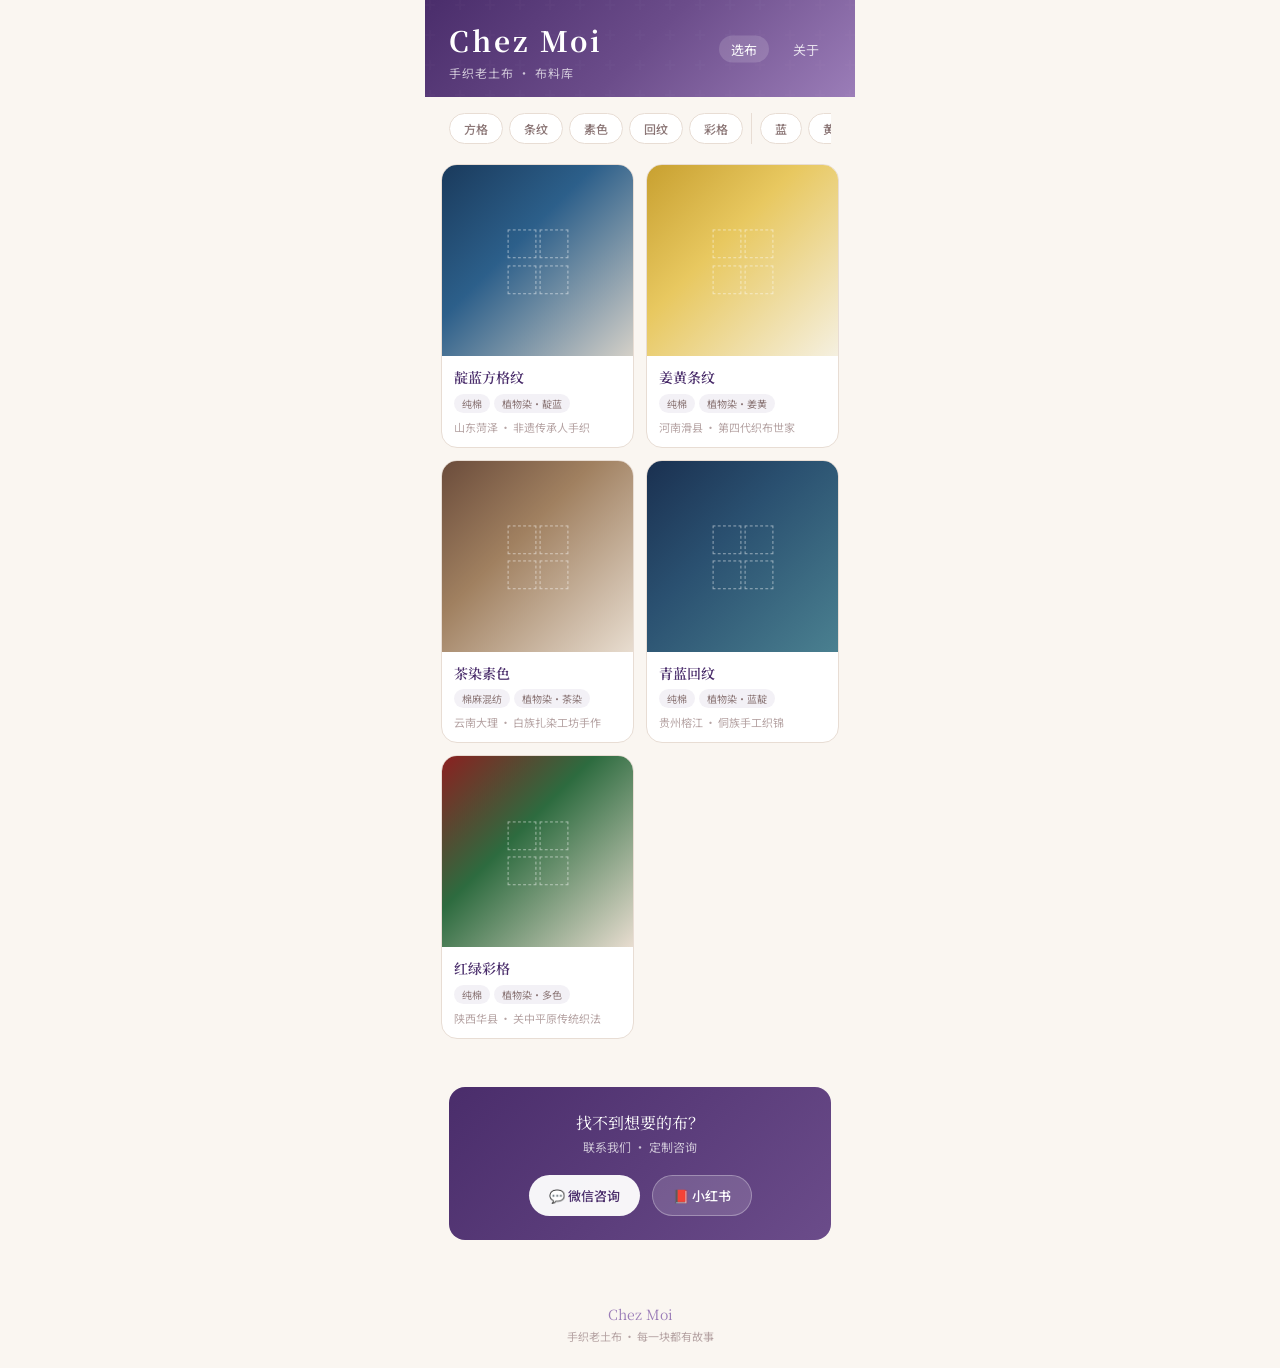
<file: index.html>
<!DOCTYPE html>
<html lang="zh-CN">
<head>
<meta charset="UTF-8">
<meta name="viewport" content="width=device-width, initial-scale=1.0, maximum-scale=1.0, user-scalable=no">
<title>Chez Moi · 手织老土布布料库</title>
<link rel="stylesheet" href="css/style.css">
</head>
<body>

<!-- Header -->
<div class="header">
  <div class="brand">
    <div class="brand-name">Chez Moi</div>
    <div class="brand-sub">手织老土布 · 布料库</div>
  </div>
  <div class="header-nav">
    <a href="index.html" class="active">选布</a>
    <a href="about.html">关于</a>
  </div>
</div>

<!-- Filter Bar -->
<div class="filter-bar">
  <div class="filter-scroll">
    <div class="filter-group">
      <button class="filter-btn" data-group="pattern" data-value="方格">方格</button>
      <button class="filter-btn" data-group="pattern" data-value="条纹">条纹</button>
      <button class="filter-btn" data-group="pattern" data-value="素色">素色</button>
      <button class="filter-btn" data-group="pattern" data-value="回纹">回纹</button>
      <button class="filter-btn" data-group="pattern" data-value="彩格">彩格</button>
    </div>
    <div class="filter-group">
      <button class="filter-btn" data-group="color" data-value="蓝">蓝</button>
      <button class="filter-btn" data-group="color" data-value="黄">黄</button>
      <button class="filter-btn" data-group="color" data-value="棕">棕</button>
      <button class="filter-btn" data-group="color" data-value="红">红</button>
      <button class="filter-btn" data-group="color" data-value="绿">绿</button>
    </div>
    <div class="filter-group">
      <button class="filter-btn" data-group="material" data-value="纯棉">纯棉</button>
      <button class="filter-btn" data-group="material" data-value="棉麻混纺">棉麻</button>
    </div>
  </div>
</div>

<!-- Fabric Grid -->
<div class="fabric-grid" id="fabricGrid"></div>

<!-- Contact -->
<div class="content">
  <div class="contact-section">
    <div class="contact-title">找不到想要的布？</div>
    <div class="contact-sub">联系我们 · 定制咨询</div>
    <div class="contact-buttons">
      <a class="contact-btn btn-wechat" href="#">💬 微信咨询</a>
      <a class="contact-btn btn-xhs" href="#">📕 小红书</a>
    </div>
  </div>
</div>

<!-- Footer -->
<div class="footer">
  <div class="brand-footer">Chez Moi</div>
  <div>手织老土布 · 每一块都有故事</div>
</div>

<script src="js/app.js"></script>
<script>initIndexPage();</script>
</body>
</html>
</file>
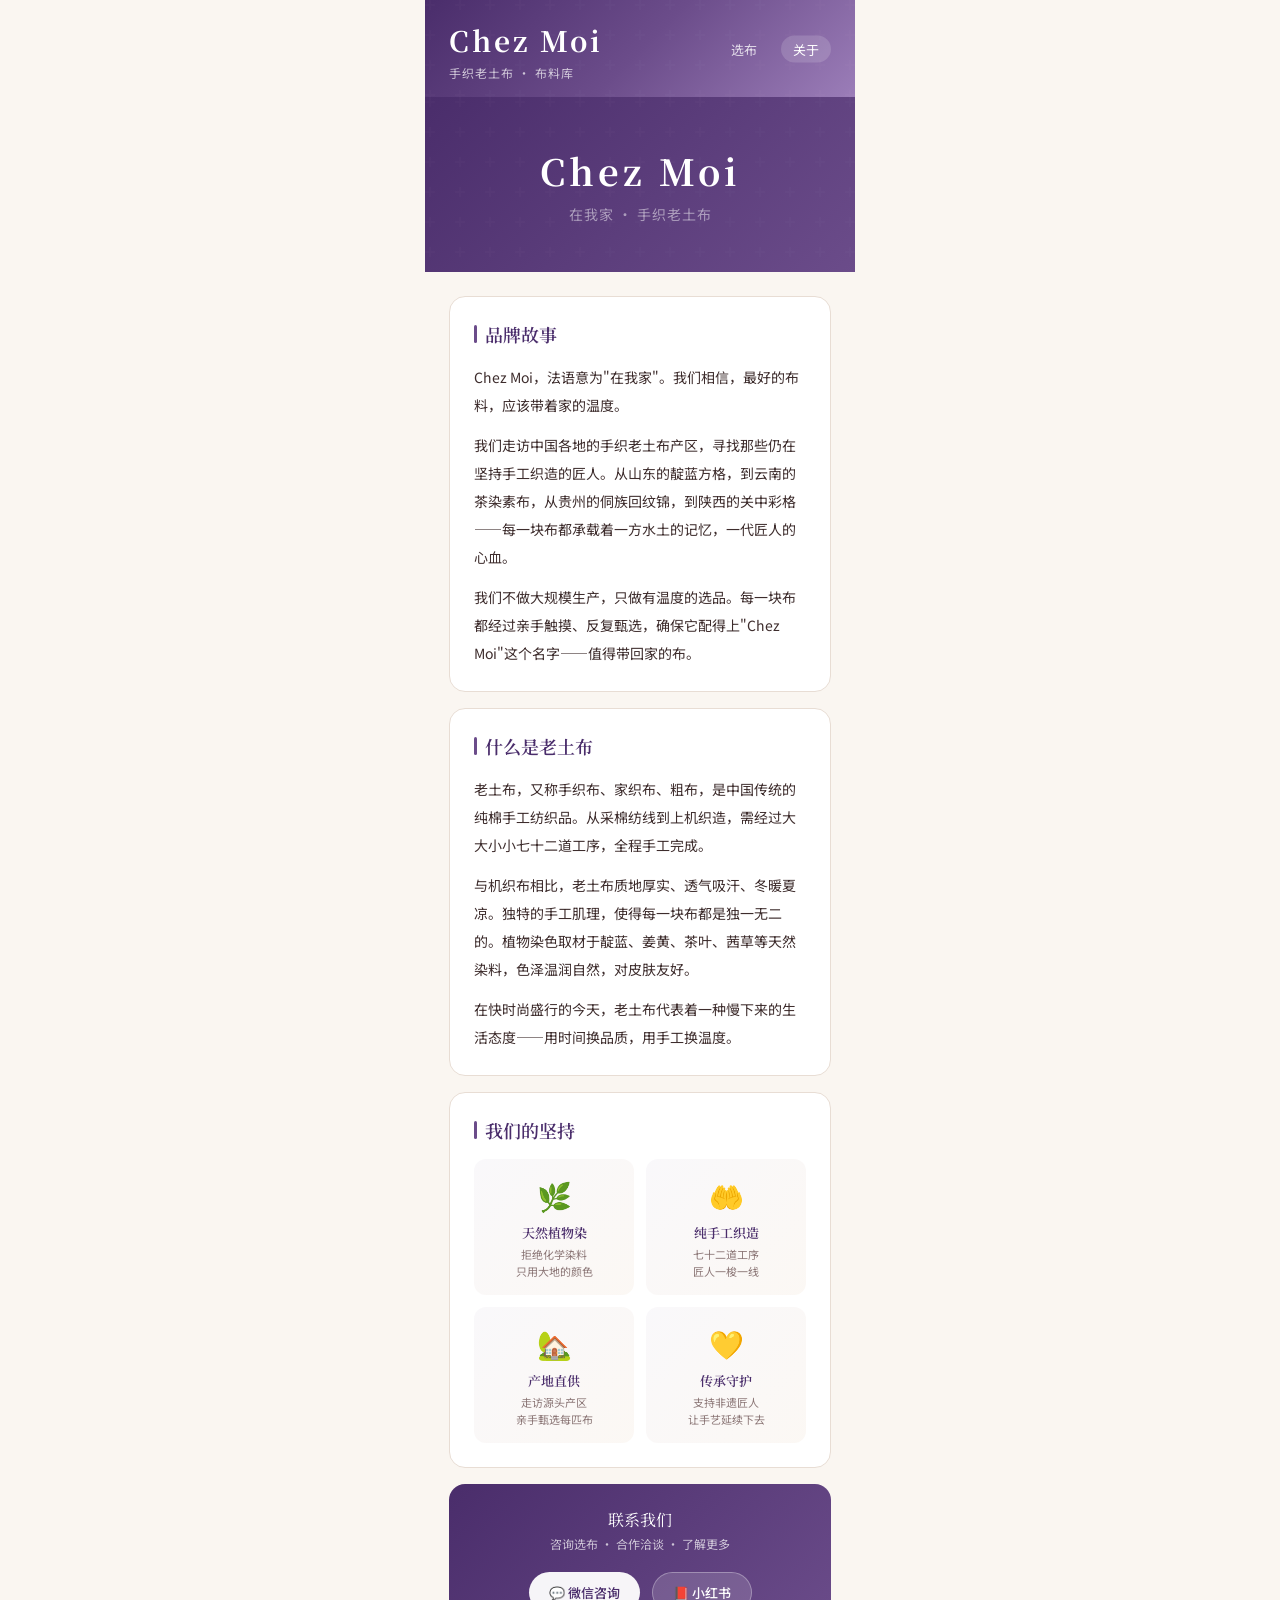
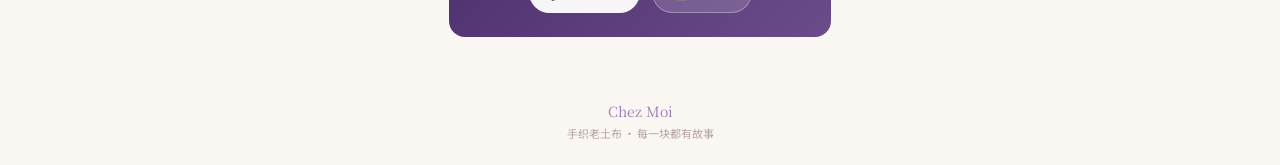
<file: about.html>
<!DOCTYPE html>
<html lang="zh-CN">
<head>
<meta charset="UTF-8">
<meta name="viewport" content="width=device-width, initial-scale=1.0, maximum-scale=1.0, user-scalable=no">
<title>关于 Chez Moi · 手织老土布</title>
<link rel="stylesheet" href="css/style.css">
</head>
<body>

<!-- Header -->
<div class="header">
  <div class="brand">
    <div class="brand-name">Chez Moi</div>
    <div class="brand-sub">手织老土布 · 布料库</div>
  </div>
  <div class="header-nav">
    <a href="index.html">选布</a>
    <a href="about.html" class="active">关于</a>
  </div>
</div>

<!-- Hero -->
<div class="about-hero">
  <div class="about-hero-content">
    <div class="brand-name">Chez Moi</div>
    <div class="brand-sub" style="margin-top: 8px;">在我家 · 手织老土布</div>
  </div>
</div>

<!-- Content -->
<div class="about-content">

  <!-- Brand Story -->
  <div class="about-section">
    <h2>品牌故事</h2>
    <p>Chez Moi，法语意为"在我家"。我们相信，最好的布料，应该带着家的温度。</p>
    <p>我们走访中国各地的手织老土布产区，寻找那些仍在坚持手工织造的匠人。从山东的靛蓝方格，到云南的茶染素布，从贵州的侗族回纹锦，到陕西的关中彩格——每一块布都承载着一方水土的记忆，一代匠人的心血。</p>
    <p>我们不做大规模生产，只做有温度的选品。每一块布都经过亲手触摸、反复甄选，确保它配得上"Chez Moi"这个名字——值得带回家的布。</p>
  </div>

  <!-- About Tu Bu -->
  <div class="about-section">
    <h2>什么是老土布</h2>
    <p>老土布，又称手织布、家织布、粗布，是中国传统的纯棉手工纺织品。从采棉纺线到上机织造，需经过大大小小七十二道工序，全程手工完成。</p>
    <p>与机织布相比，老土布质地厚实、透气吸汗、冬暖夏凉。独特的手工肌理，使得每一块布都是独一无二的。植物染色取材于靛蓝、姜黄、茶叶、茜草等天然染料，色泽温润自然，对皮肤友好。</p>
    <p>在快时尚盛行的今天，老土布代表着一种慢下来的生活态度——用时间换品质，用手工换温度。</p>
  </div>

  <!-- Values -->
  <div class="about-section">
    <h2>我们的坚持</h2>
    <div class="about-values">
      <div class="value-item">
        <div class="value-icon">🌿</div>
        <div class="value-title">天然植物染</div>
        <div class="value-desc">拒绝化学染料<br>只用大地的颜色</div>
      </div>
      <div class="value-item">
        <div class="value-icon">🤲</div>
        <div class="value-title">纯手工织造</div>
        <div class="value-desc">七十二道工序<br>匠人一梭一线</div>
      </div>
      <div class="value-item">
        <div class="value-icon">🏡</div>
        <div class="value-title">产地直供</div>
        <div class="value-desc">走访源头产区<br>亲手甄选每匹布</div>
      </div>
      <div class="value-item">
        <div class="value-icon">💛</div>
        <div class="value-title">传承守护</div>
        <div class="value-desc">支持非遗匠人<br>让手艺延续下去</div>
      </div>
    </div>
  </div>

  <!-- Contact -->
  <div class="contact-section">
    <div class="contact-title">联系我们</div>
    <div class="contact-sub">咨询选布 · 合作洽谈 · 了解更多</div>
    <div class="contact-buttons">
      <a class="contact-btn btn-wechat" href="#">💬 微信咨询</a>
      <a class="contact-btn btn-xhs" href="#">📕 小红书</a>
    </div>
  </div>

</div>

<!-- Footer -->
<div class="footer">
  <div class="brand-footer">Chez Moi</div>
  <div>手织老土布 · 每一块都有故事</div>
</div>

</body>
</html>
</file>
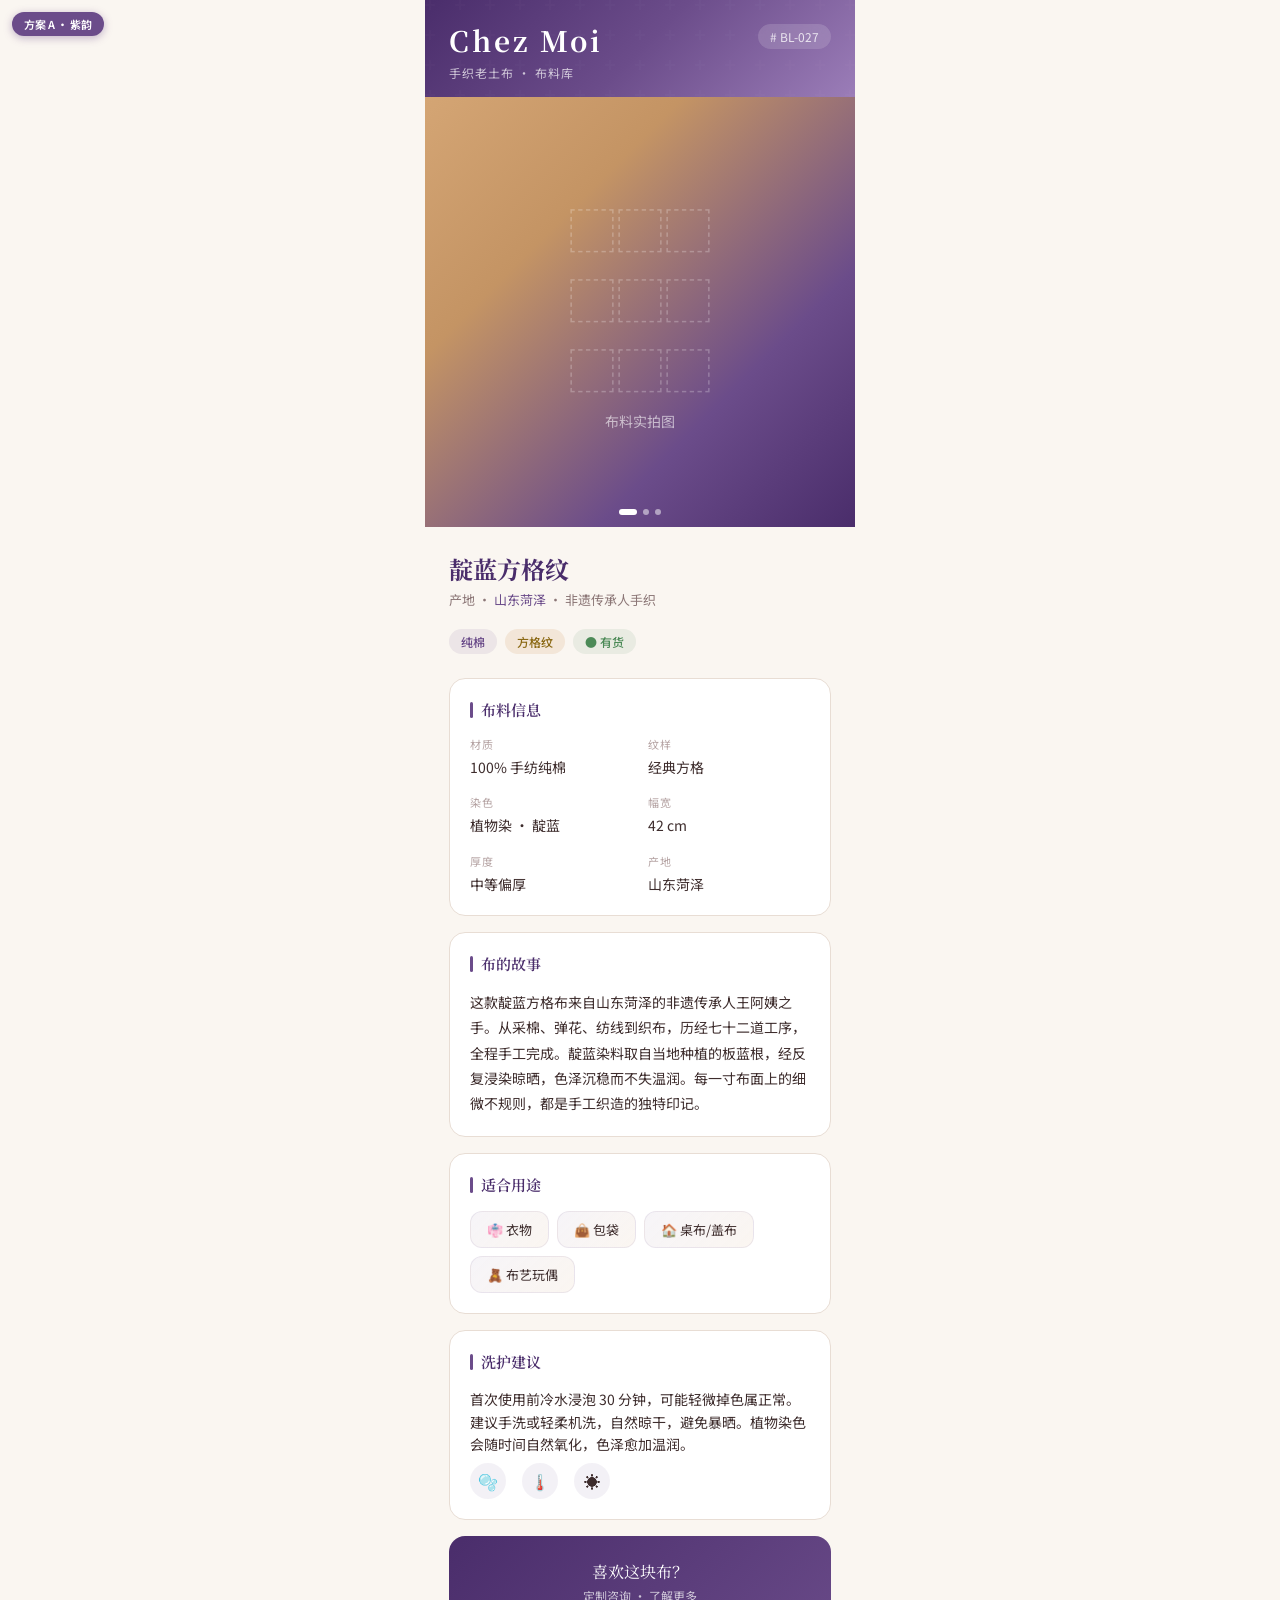
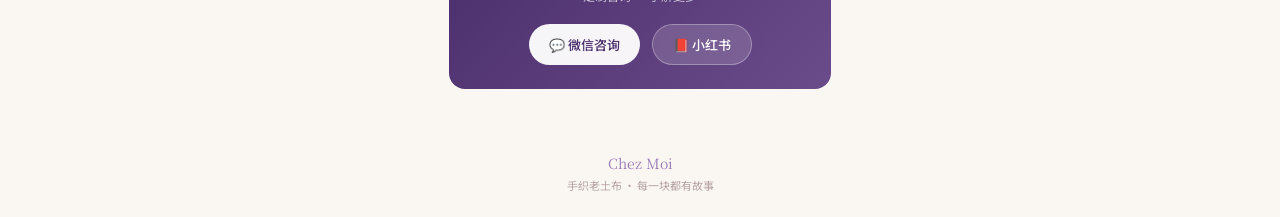
<file: design-reference.html>
<!DOCTYPE html>
<html lang="zh-CN">
<head>
<meta charset="UTF-8">
<meta name="viewport" content="width=device-width, initial-scale=1.0, maximum-scale=1.0, user-scalable=no">
<title>Chez Moi · 布料库</title>
<style>
  @import url('https://fonts.googleapis.com/css2?family=Noto+Serif+SC:wght@400;600;700&family=Noto+Sans+SC:wght@300;400;500&display=swap');
  
  * { margin: 0; padding: 0; box-sizing: border-box; }
  
  :root {
    --primary: #6B4C8A;
    --primary-light: #9B7DB8;
    --primary-dark: #4A2D6B;
    --accent: #D4A574;
    --bg: #FAF6F1;
    --bg-card: #FFFFFF;
    --text: #3D2C2C;
    --text-light: #8B7676;
    --text-muted: #B5A3A3;
    --border: #E8DDD4;
  }
  
  body {
    font-family: 'Noto Sans SC', sans-serif;
    background: var(--bg);
    color: var(--text);
    max-width: 430px;
    margin: 0 auto;
    min-height: 100vh;
    position: relative;
  }
  
  /* Header */
  .header {
    background: linear-gradient(135deg, var(--primary-dark) 0%, var(--primary) 50%, var(--primary-light) 100%);
    padding: 20px 24px 16px;
    position: relative;
    overflow: hidden;
  }
  .header::after {
    content: '';
    position: absolute;
    top: 0; left: 0; right: 0; bottom: 0;
    background: url("data:image/svg+xml,%3Csvg width='60' height='60' viewBox='0 0 60 60' xmlns='http://www.w3.org/2000/svg'%3E%3Cg fill='none' fill-rule='evenodd'%3E%3Cg fill='%23ffffff' fill-opacity='0.05'%3E%3Cpath d='M36 34v-4h-2v4h-4v2h4v4h2v-4h4v-2h-4zm0-30V0h-2v4h-4v2h4v4h2V6h4V4h-4zM6 34v-4H4v4H0v2h4v4h2v-4h4v-2H6zM6 4V0H4v4H0v2h4v4h2V6h4V4H6z'/%3E%3C/g%3E%3C/g%3E%3C/svg%3E");
    opacity: 0.3;
  }
  .brand {
    position: relative;
    z-index: 1;
  }
  .brand-name {
    font-family: 'Noto Serif SC', serif;
    font-size: 28px;
    font-weight: 700;
    color: #fff;
    letter-spacing: 3px;
  }
  .brand-sub {
    font-size: 12px;
    color: rgba(255,255,255,0.7);
    margin-top: 4px;
    letter-spacing: 1px;
  }
  .fabric-id {
    position: absolute;
    right: 24px;
    top: 24px;
    background: rgba(255,255,255,0.15);
    backdrop-filter: blur(10px);
    padding: 4px 12px;
    border-radius: 20px;
    font-size: 12px;
    color: rgba(255,255,255,0.8);
    z-index: 1;
  }

  /* Image Gallery */
  .gallery {
    position: relative;
    width: 100%;
    aspect-ratio: 1;
    overflow: hidden;
  }
  .gallery img {
    width: 100%;
    height: 100%;
    object-fit: cover;
  }
  .gallery-dots {
    position: absolute;
    bottom: 12px;
    left: 50%;
    transform: translateX(-50%);
    display: flex;
    gap: 6px;
  }
  .gallery-dots span {
    width: 6px;
    height: 6px;
    border-radius: 50%;
    background: rgba(255,255,255,0.5);
  }
  .gallery-dots span.active {
    background: #fff;
    width: 18px;
    border-radius: 3px;
  }
  .img-placeholder {
    width: 100%;
    height: 100%;
    background: linear-gradient(135deg, #D4A574 0%, #C49464 30%, #6B4C8A 70%, #4A2D6B 100%);
    display: flex;
    align-items: center;
    justify-content: center;
    flex-direction: column;
    color: rgba(255,255,255,0.6);
    font-size: 14px;
  }
  .img-placeholder .weave-pattern {
    font-size: 48px;
    margin-bottom: 8px;
    opacity: 0.4;
  }

  /* Content */
  .content {
    padding: 24px;
  }
  
  .fabric-name {
    font-family: 'Noto Serif SC', serif;
    font-size: 24px;
    font-weight: 700;
    color: var(--primary-dark);
    margin-bottom: 4px;
  }
  .fabric-origin {
    font-size: 13px;
    color: var(--text-light);
    margin-bottom: 20px;
  }
  .fabric-origin span {
    color: var(--primary);
  }
  
  /* Tags */
  .tags {
    display: flex;
    flex-wrap: wrap;
    gap: 8px;
    margin-bottom: 24px;
  }
  .tag {
    padding: 4px 12px;
    border-radius: 20px;
    font-size: 12px;
    font-weight: 500;
  }
  .tag-material {
    background: rgba(107, 76, 138, 0.1);
    color: var(--primary);
  }
  .tag-pattern {
    background: rgba(212, 165, 116, 0.2);
    color: #8B6914;
  }
  .tag-status {
    background: rgba(76, 138, 87, 0.1);
    color: #4C8A57;
  }

  /* Info Card */
  .info-card {
    background: var(--bg-card);
    border-radius: 16px;
    padding: 20px;
    margin-bottom: 16px;
    border: 1px solid var(--border);
  }
  .info-card-title {
    font-family: 'Noto Serif SC', serif;
    font-size: 15px;
    font-weight: 600;
    color: var(--primary-dark);
    margin-bottom: 16px;
    display: flex;
    align-items: center;
    gap: 8px;
  }
  .info-card-title::before {
    content: '';
    width: 3px;
    height: 16px;
    background: var(--primary);
    border-radius: 2px;
  }
  .info-grid {
    display: grid;
    grid-template-columns: 1fr 1fr;
    gap: 16px;
  }
  .info-item {
    display: flex;
    flex-direction: column;
    gap: 4px;
  }
  .info-item.full {
    grid-column: 1 / -1;
  }
  .info-label {
    font-size: 11px;
    color: var(--text-muted);
    text-transform: uppercase;
    letter-spacing: 1px;
  }
  .info-value {
    font-size: 14px;
    color: var(--text);
    line-height: 1.6;
  }

  /* Story */
  .story {
    background: var(--bg-card);
    border-radius: 16px;
    padding: 20px;
    margin-bottom: 16px;
    border: 1px solid var(--border);
  }
  .story p {
    font-size: 14px;
    line-height: 1.8;
    color: var(--text);
  }

  /* Suitable */
  .suitable-tags {
    display: flex;
    flex-wrap: wrap;
    gap: 8px;
  }
  .suitable-tag {
    padding: 8px 16px;
    background: linear-gradient(135deg, rgba(107,76,138,0.06), rgba(212,165,116,0.1));
    border: 1px solid rgba(107,76,138,0.1);
    border-radius: 12px;
    font-size: 13px;
    color: var(--text);
  }

  /* Contact */
  .contact-section {
    background: linear-gradient(135deg, var(--primary-dark), var(--primary));
    border-radius: 16px;
    padding: 24px;
    margin-bottom: 16px;
    color: #fff;
    text-align: center;
  }
  .contact-title {
    font-family: 'Noto Serif SC', serif;
    font-size: 16px;
    margin-bottom: 4px;
  }
  .contact-sub {
    font-size: 12px;
    opacity: 0.7;
    margin-bottom: 20px;
  }
  .contact-buttons {
    display: flex;
    gap: 12px;
    justify-content: center;
  }
  .contact-btn {
    display: flex;
    align-items: center;
    gap: 6px;
    padding: 10px 20px;
    border-radius: 24px;
    font-size: 13px;
    font-weight: 500;
    text-decoration: none;
    transition: transform 0.2s;
  }
  .contact-btn:active {
    transform: scale(0.96);
  }
  .btn-wechat {
    background: rgba(255,255,255,0.95);
    color: var(--primary-dark);
  }
  .btn-xhs {
    background: rgba(255,255,255,0.15);
    color: #fff;
    border: 1px solid rgba(255,255,255,0.3);
  }

  /* Footer */
  .footer {
    text-align: center;
    padding: 24px;
    font-size: 11px;
    color: var(--text-muted);
  }
  .footer .brand-footer {
    font-family: 'Noto Serif SC', serif;
    font-size: 14px;
    color: var(--primary-light);
    margin-bottom: 4px;
  }

  /* Version Badge */
  .version-badge {
    position: fixed;
    top: 12px;
    left: 12px;
    background: var(--primary);
    color: #fff;
    padding: 4px 12px;
    border-radius: 12px;
    font-size: 11px;
    font-weight: 600;
    z-index: 100;
    box-shadow: 0 2px 8px rgba(107,76,138,0.4);
  }

  /* Care icons */
  .care-icons {
    display: flex;
    gap: 16px;
    margin-top: 8px;
  }
  .care-icon {
    width: 36px;
    height: 36px;
    border-radius: 50%;
    background: rgba(107,76,138,0.08);
    display: flex;
    align-items: center;
    justify-content: center;
    font-size: 16px;
  }
</style>
</head>
<body>

<div class="version-badge">方案 A · 紫韵</div>

<!-- Header -->
<div class="header">
  <div class="brand">
    <div class="brand-name">Chez Moi</div>
    <div class="brand-sub">手织老土布 · 布料库</div>
  </div>
  <div class="fabric-id"># BL-027</div>
</div>

<!-- Image -->
<div class="gallery">
  <div class="img-placeholder">
    <div class="weave-pattern">⬚⬚⬚<br>⬚⬚⬚<br>⬚⬚⬚</div>
    布料实拍图
  </div>
  <div class="gallery-dots">
    <span class="active"></span>
    <span></span>
    <span></span>
  </div>
</div>

<!-- Content -->
<div class="content">
  <h1 class="fabric-name">靛蓝方格纹</h1>
  <div class="fabric-origin">产地 · <span>山东菏泽</span> · 非遗传承人手织</div>
  
  <div class="tags">
    <span class="tag tag-material">纯棉</span>
    <span class="tag tag-pattern">方格纹</span>
    <span class="tag tag-status">● 有货</span>
  </div>

  <!-- Basic Info -->
  <div class="info-card">
    <div class="info-card-title">布料信息</div>
    <div class="info-grid">
      <div class="info-item">
        <span class="info-label">材质</span>
        <span class="info-value">100% 手纺纯棉</span>
      </div>
      <div class="info-item">
        <span class="info-label">纹样</span>
        <span class="info-value">经典方格</span>
      </div>
      <div class="info-item">
        <span class="info-label">染色</span>
        <span class="info-value">植物染 · 靛蓝</span>
      </div>
      <div class="info-item">
        <span class="info-label">幅宽</span>
        <span class="info-value">42 cm</span>
      </div>
      <div class="info-item">
        <span class="info-label">厚度</span>
        <span class="info-value">中等偏厚</span>
      </div>
      <div class="info-item">
        <span class="info-label">产地</span>
        <span class="info-value">山东菏泽</span>
      </div>
    </div>
  </div>

  <!-- Story -->
  <div class="story">
    <div class="info-card-title">布的故事</div>
    <p>这款靛蓝方格布来自山东菏泽的非遗传承人王阿姨之手。从采棉、弹花、纺线到织布，历经七十二道工序，全程手工完成。靛蓝染料取自当地种植的板蓝根，经反复浸染晾晒，色泽沉稳而不失温润。每一寸布面上的细微不规则，都是手工织造的独特印记。</p>
  </div>

  <!-- Suitable -->
  <div class="info-card">
    <div class="info-card-title">适合用途</div>
    <div class="suitable-tags">
      <span class="suitable-tag">👘 衣物</span>
      <span class="suitable-tag">👜 包袋</span>
      <span class="suitable-tag">🏠 桌布/盖布</span>
      <span class="suitable-tag">🧸 布艺玩偶</span>
    </div>
  </div>

  <!-- Care -->
  <div class="info-card">
    <div class="info-card-title">洗护建议</div>
    <div class="info-grid">
      <div class="info-item full">
        <span class="info-value">首次使用前冷水浸泡 30 分钟，可能轻微掉色属正常。建议手洗或轻柔机洗，自然晾干，避免暴晒。植物染色会随时间自然氧化，色泽愈加温润。</span>
      </div>
    </div>
    <div class="care-icons">
      <div class="care-icon">🫧</div>
      <div class="care-icon">🌡️</div>
      <div class="care-icon">☀️</div>
    </div>
  </div>

  <!-- Contact -->
  <div class="contact-section">
    <div class="contact-title">喜欢这块布？</div>
    <div class="contact-sub">定制咨询 · 了解更多</div>
    <div class="contact-buttons">
      <a class="contact-btn btn-wechat" href="#">💬 微信咨询</a>
      <a class="contact-btn btn-xhs" href="#">📕 小红书</a>
    </div>
  </div>
</div>

<!-- Footer -->
<div class="footer">
  <div class="brand-footer">Chez Moi</div>
  <div>手织老土布 · 每一块都有故事</div>
</div>

</body>
</html>
</file>
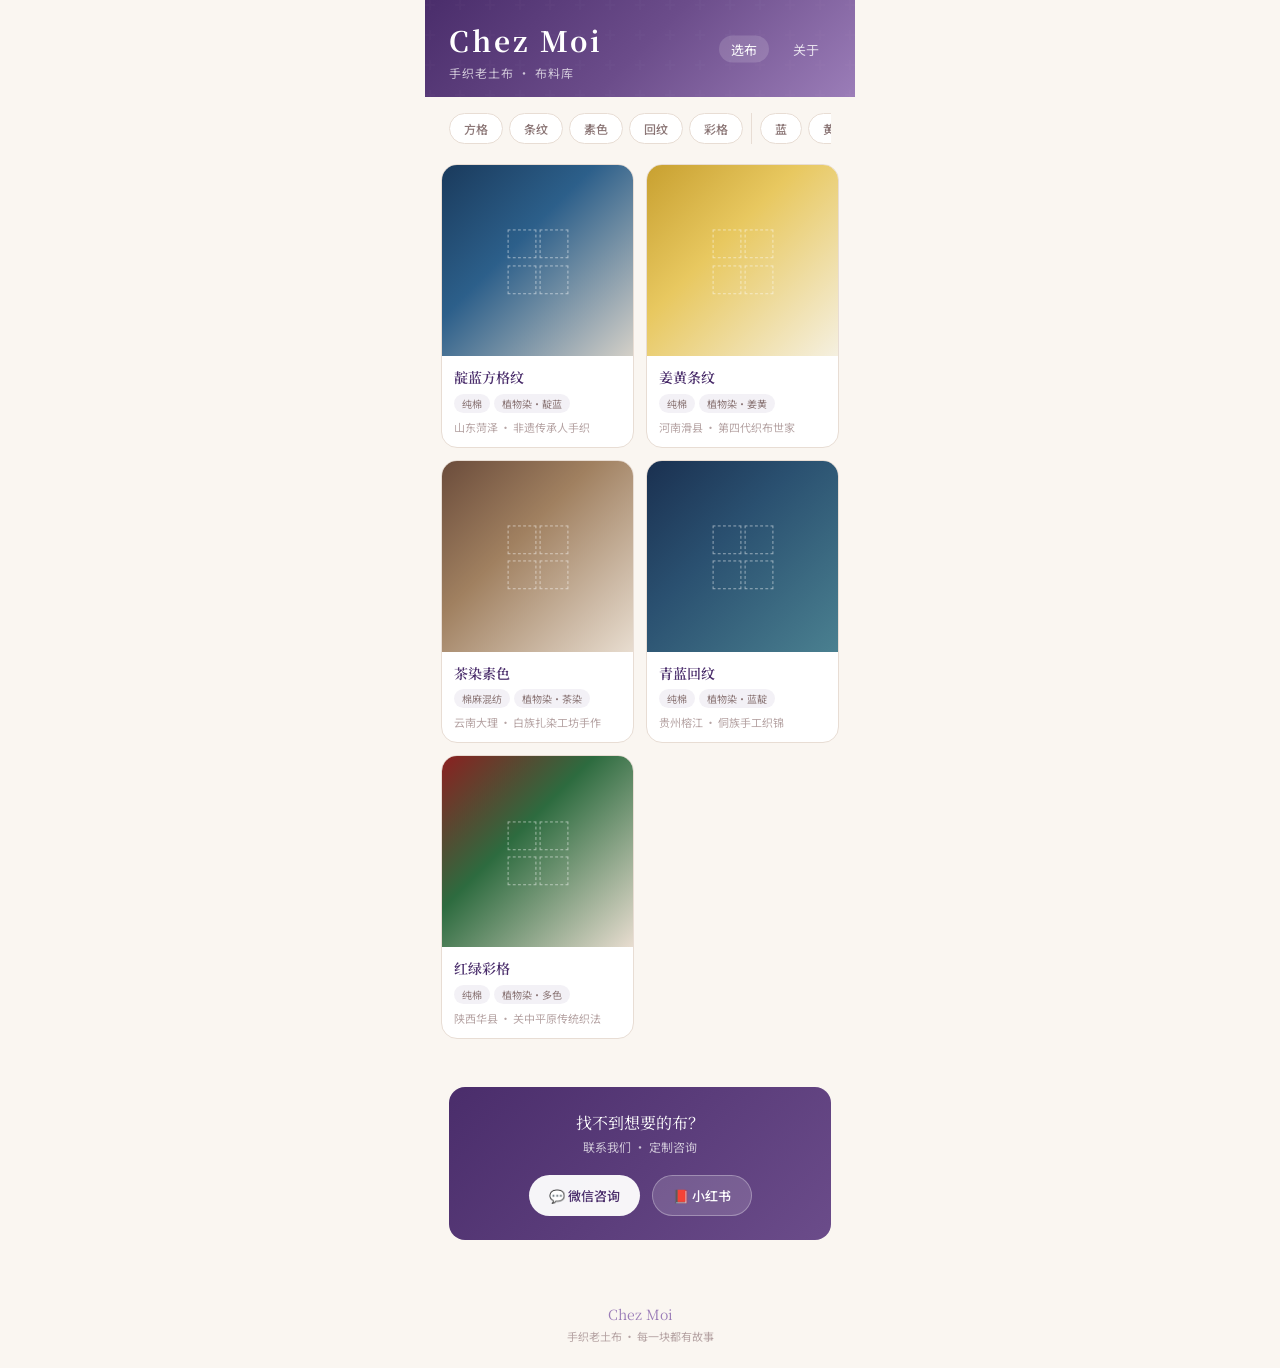
<file: fabric.html>
<!DOCTYPE html>
<html lang="zh-CN">
<head>
<meta charset="UTF-8">
<meta name="viewport" content="width=device-width, initial-scale=1.0, maximum-scale=1.0, user-scalable=no">
<title>布料详情 - Chez Moi</title>
<link rel="stylesheet" href="css/style.css">
</head>
<body>

<!-- Header -->
<div class="header header-relative">
  <a class="back-btn" href="index.html">←</a>
  <div class="brand" style="padding-left: 28px;">
    <div class="brand-name" style="font-size: 22px;">Chez Moi</div>
    <div class="brand-sub">手织老土布 · 布料库</div>
  </div>
  <div class="fabric-id" id="fabricId"># BL-001</div>
</div>

<!-- Image Gallery -->
<div class="gallery">
  <div class="gallery-track" id="galleryTrack"></div>
  <div class="gallery-dots" id="galleryDots"></div>
</div>

<!-- Content -->
<div class="content">
  <h1 class="fabric-name" id="fabricName"></h1>
  <div class="fabric-origin" id="fabricOrigin"></div>

  <div class="tags" id="fabricTags"></div>

  <!-- Basic Info -->
  <div class="info-card">
    <div class="info-card-title">布料信息</div>
    <div class="info-grid">
      <div class="info-item">
        <span class="info-label">材质</span>
        <span class="info-value" id="infoMaterial"></span>
      </div>
      <div class="info-item">
        <span class="info-label">纹样</span>
        <span class="info-value" id="infoPattern"></span>
      </div>
      <div class="info-item">
        <span class="info-label">染色</span>
        <span class="info-value" id="infoDyeing"></span>
      </div>
      <div class="info-item">
        <span class="info-label">幅宽</span>
        <span class="info-value" id="infoWidth"></span>
      </div>
      <div class="info-item">
        <span class="info-label">厚度</span>
        <span class="info-value" id="infoThickness"></span>
      </div>
      <div class="info-item">
        <span class="info-label">产地</span>
        <span class="info-value" id="infoOrigin"></span>
      </div>
    </div>
  </div>

  <!-- Story -->
  <div class="story">
    <div class="info-card-title">布的故事</div>
    <p id="fabricStory"></p>
  </div>

  <!-- Uses -->
  <div class="info-card">
    <div class="info-card-title">适合用途</div>
    <div class="suitable-tags" id="fabricUses"></div>
  </div>

  <!-- Care -->
  <div class="info-card">
    <div class="info-card-title">洗护建议</div>
    <div class="info-grid">
      <div class="info-item full">
        <span class="info-value" id="fabricCare"></span>
      </div>
    </div>
    <div class="care-icons">
      <div class="care-icon">🫧</div>
      <div class="care-icon">🌡️</div>
      <div class="care-icon">☀️</div>
    </div>
  </div>

  <!-- Contact -->
  <div class="contact-section">
    <div class="contact-title">喜欢这块布？</div>
    <div class="contact-sub">定制咨询 · 了解更多</div>
    <div class="contact-buttons">
      <a class="contact-btn btn-wechat" href="#">💬 微信咨询</a>
      <a class="contact-btn btn-xhs" href="#">📕 小红书</a>
    </div>
  </div>
</div>

<!-- Footer -->
<div class="footer">
  <div class="brand-footer">Chez Moi</div>
  <div>手织老土布 · 每一块都有故事</div>
</div>

<script src="js/app.js"></script>
<script>initDetailPage();</script>
</body>
</html>
</file>
<file: css/style.css>
@import url('https://fonts.googleapis.com/css2?family=Noto+Serif+SC:wght@400;600;700&family=Noto+Sans+SC:wght@300;400;500&display=swap');

* { margin: 0; padding: 0; box-sizing: border-box; }

:root {
  --primary: #6B4C8A;
  --primary-light: #9B7DB8;
  --primary-dark: #4A2D6B;
  --accent: #D4A574;
  --bg: #FAF6F1;
  --bg-card: #FFFFFF;
  --text: #3D2C2C;
  --text-light: #8B7676;
  --text-muted: #B5A3A3;
  --border: #E8DDD4;
}

html { scroll-behavior: smooth; }

body {
  font-family: 'Noto Sans SC', sans-serif;
  background: var(--bg);
  color: var(--text);
  max-width: 430px;
  margin: 0 auto;
  min-height: 100vh;
  -webkit-font-smoothing: antialiased;
}

a { color: inherit; text-decoration: none; }

/* ===== Header ===== */
.header {
  background: linear-gradient(135deg, var(--primary-dark) 0%, var(--primary) 50%, var(--primary-light) 100%);
  padding: 20px 24px 16px;
  position: relative;
  overflow: hidden;
}
.header::after {
  content: '';
  position: absolute;
  top: 0; left: 0; right: 0; bottom: 0;
  background: url("data:image/svg+xml,%3Csvg width='60' height='60' viewBox='0 0 60 60' xmlns='http://www.w3.org/2000/svg'%3E%3Cg fill='none' fill-rule='evenodd'%3E%3Cg fill='%23ffffff' fill-opacity='0.05'%3E%3Cpath d='M36 34v-4h-2v4h-4v2h4v4h2v-4h4v-2h-4zm0-30V0h-2v4h-4v2h4v4h2V6h4V4h-4zM6 34v-4H4v4H0v2h4v4h2v-4h4v-2H6zM6 4V0H4v4H0v2h4v4h2V6h4V4H6z'/%3E%3C/g%3E%3C/g%3E%3C/svg%3E");
  opacity: 0.3;
}
.brand { position: relative; z-index: 1; }
.brand-name {
  font-family: 'Noto Serif SC', serif;
  font-size: 28px;
  font-weight: 700;
  color: #fff;
  letter-spacing: 3px;
}
.brand-sub {
  font-size: 12px;
  color: rgba(255,255,255,0.7);
  margin-top: 4px;
  letter-spacing: 1px;
}
.header-nav {
  position: absolute;
  right: 24px;
  top: 50%;
  transform: translateY(-50%);
  display: flex;
  gap: 12px;
  z-index: 1;
}
.header-nav a {
  color: rgba(255,255,255,0.8);
  font-size: 13px;
  padding: 4px 12px;
  border-radius: 20px;
  transition: all 0.2s;
}
.header-nav a:hover, .header-nav a.active {
  background: rgba(255,255,255,0.15);
  color: #fff;
}
.fabric-id {
  position: absolute;
  right: 24px;
  top: 24px;
  background: rgba(255,255,255,0.15);
  backdrop-filter: blur(10px);
  padding: 4px 12px;
  border-radius: 20px;
  font-size: 12px;
  color: rgba(255,255,255,0.8);
  z-index: 1;
}

/* ===== Gallery / Image Carousel ===== */
.gallery {
  position: relative;
  width: 100%;
  aspect-ratio: 1;
  overflow: hidden;
}
.gallery-track {
  display: flex;
  width: 100%;
  height: 100%;
  transition: transform 0.35s ease;
}
.gallery-slide {
  min-width: 100%;
  height: 100%;
}
.gallery-slide img {
  width: 100%;
  height: 100%;
  object-fit: cover;
}
.gallery-dots {
  position: absolute;
  bottom: 12px;
  left: 50%;
  transform: translateX(-50%);
  display: flex;
  gap: 6px;
}
.gallery-dots span {
  width: 6px;
  height: 6px;
  border-radius: 50%;
  background: rgba(255,255,255,0.5);
  transition: all 0.3s;
  cursor: pointer;
}
.gallery-dots span.active {
  background: #fff;
  width: 18px;
  border-radius: 3px;
}
.img-placeholder {
  width: 100%;
  height: 100%;
  display: flex;
  align-items: center;
  justify-content: center;
  flex-direction: column;
  color: rgba(255,255,255,0.6);
  font-size: 14px;
}
.img-placeholder .weave-pattern {
  font-size: 48px;
  margin-bottom: 8px;
  opacity: 0.4;
  line-height: 1.2;
}

/* ===== Content ===== */
.content { padding: 24px; }

.fabric-name {
  font-family: 'Noto Serif SC', serif;
  font-size: 24px;
  font-weight: 700;
  color: var(--primary-dark);
  margin-bottom: 4px;
}
.fabric-origin {
  font-size: 13px;
  color: var(--text-light);
  margin-bottom: 20px;
}
.fabric-origin span { color: var(--primary); }

/* Tags */
.tags {
  display: flex;
  flex-wrap: wrap;
  gap: 8px;
  margin-bottom: 24px;
}
.tag {
  padding: 4px 12px;
  border-radius: 20px;
  font-size: 12px;
  font-weight: 500;
}
.tag-material {
  background: rgba(107, 76, 138, 0.1);
  color: var(--primary);
}
.tag-pattern {
  background: rgba(212, 165, 116, 0.2);
  color: #8B6914;
}
.tag-status {
  background: rgba(76, 138, 87, 0.1);
  color: #4C8A57;
}
.tag-status.low {
  background: rgba(200, 140, 50, 0.1);
  color: #b08030;
}

/* Info Card */
.info-card {
  background: var(--bg-card);
  border-radius: 16px;
  padding: 20px;
  margin-bottom: 16px;
  border: 1px solid var(--border);
}
.info-card-title {
  font-family: 'Noto Serif SC', serif;
  font-size: 15px;
  font-weight: 600;
  color: var(--primary-dark);
  margin-bottom: 16px;
  display: flex;
  align-items: center;
  gap: 8px;
}
.info-card-title::before {
  content: '';
  width: 3px;
  height: 16px;
  background: var(--primary);
  border-radius: 2px;
}
.info-grid {
  display: grid;
  grid-template-columns: 1fr 1fr;
  gap: 16px;
}
.info-item {
  display: flex;
  flex-direction: column;
  gap: 4px;
}
.info-item.full { grid-column: 1 / -1; }
.info-label {
  font-size: 11px;
  color: var(--text-muted);
  text-transform: uppercase;
  letter-spacing: 1px;
}
.info-value {
  font-size: 14px;
  color: var(--text);
  line-height: 1.6;
}

/* Story */
.story {
  background: var(--bg-card);
  border-radius: 16px;
  padding: 20px;
  margin-bottom: 16px;
  border: 1px solid var(--border);
}
.story p {
  font-size: 14px;
  line-height: 1.8;
  color: var(--text);
}

/* Suitable Tags */
.suitable-tags {
  display: flex;
  flex-wrap: wrap;
  gap: 8px;
}
.suitable-tag {
  padding: 8px 16px;
  background: linear-gradient(135deg, rgba(107,76,138,0.06), rgba(212,165,116,0.1));
  border: 1px solid rgba(107,76,138,0.1);
  border-radius: 12px;
  font-size: 13px;
  color: var(--text);
}

/* Care Icons */
.care-icons {
  display: flex;
  gap: 16px;
  margin-top: 8px;
}
.care-icon {
  width: 36px;
  height: 36px;
  border-radius: 50%;
  background: rgba(107,76,138,0.08);
  display: flex;
  align-items: center;
  justify-content: center;
  font-size: 16px;
}

/* Contact */
.contact-section {
  background: linear-gradient(135deg, var(--primary-dark), var(--primary));
  border-radius: 16px;
  padding: 24px;
  margin-bottom: 16px;
  color: #fff;
  text-align: center;
}
.contact-title {
  font-family: 'Noto Serif SC', serif;
  font-size: 16px;
  margin-bottom: 4px;
}
.contact-sub {
  font-size: 12px;
  opacity: 0.7;
  margin-bottom: 20px;
}
.contact-buttons {
  display: flex;
  gap: 12px;
  justify-content: center;
}
.contact-btn {
  display: flex;
  align-items: center;
  gap: 6px;
  padding: 10px 20px;
  border-radius: 24px;
  font-size: 13px;
  font-weight: 500;
  text-decoration: none;
  transition: transform 0.2s;
  cursor: pointer;
}
.contact-btn:active { transform: scale(0.96); }
.btn-wechat {
  background: rgba(255,255,255,0.95);
  color: var(--primary-dark);
}
.btn-xhs {
  background: rgba(255,255,255,0.15);
  color: #fff;
  border: 1px solid rgba(255,255,255,0.3);
}

/* Footer */
.footer {
  text-align: center;
  padding: 24px;
  font-size: 11px;
  color: var(--text-muted);
}
.footer .brand-footer {
  font-family: 'Noto Serif SC', serif;
  font-size: 14px;
  color: var(--primary-light);
  margin-bottom: 4px;
}

/* ===== Index Page ===== */

/* Filter Bar */
.filter-bar {
  padding: 16px 24px;
  position: sticky;
  top: 0;
  z-index: 10;
  background: var(--bg);
}
.filter-scroll {
  display: flex;
  gap: 8px;
  overflow-x: auto;
  -webkit-overflow-scrolling: touch;
  scrollbar-width: none;
  padding-bottom: 4px;
}
.filter-scroll::-webkit-scrollbar { display: none; }
.filter-group {
  display: flex;
  gap: 6px;
  flex-shrink: 0;
}
.filter-group + .filter-group {
  padding-left: 8px;
  border-left: 1px solid var(--border);
}
.filter-btn {
  padding: 6px 14px;
  border-radius: 20px;
  font-size: 12px;
  font-weight: 500;
  border: 1px solid var(--border);
  background: var(--bg-card);
  color: var(--text-light);
  cursor: pointer;
  transition: all 0.2s;
  white-space: nowrap;
  font-family: 'Noto Sans SC', sans-serif;
}
.filter-btn:active { transform: scale(0.96); }
.filter-btn.active {
  background: var(--primary);
  color: #fff;
  border-color: var(--primary);
}

/* Fabric Grid */
.fabric-grid {
  padding: 0 16px 24px;
  display: grid;
  grid-template-columns: 1fr 1fr;
  gap: 12px;
}
.fabric-card {
  background: var(--bg-card);
  border-radius: 16px;
  overflow: hidden;
  border: 1px solid var(--border);
  cursor: pointer;
  transition: all 0.25s;
  animation: fadeInUp 0.4s ease both;
}
.fabric-card:active { transform: scale(0.97); }
.fabric-card.hidden {
  display: none;
}
.card-image {
  width: 100%;
  aspect-ratio: 1;
  overflow: hidden;
}
.card-image img {
  width: 100%;
  height: 100%;
  object-fit: cover;
}
.card-placeholder {
  width: 100%;
  height: 100%;
  display: flex;
  align-items: center;
  justify-content: center;
  color: rgba(255,255,255,0.5);
  font-size: 32px;
  line-height: 1.1;
}
.card-info {
  padding: 12px;
}
.card-name {
  font-family: 'Noto Serif SC', serif;
  font-size: 14px;
  font-weight: 600;
  color: var(--primary-dark);
  margin-bottom: 6px;
  line-height: 1.4;
}
.card-tags {
  display: flex;
  flex-wrap: wrap;
  gap: 4px;
}
.card-tag {
  padding: 2px 8px;
  border-radius: 10px;
  font-size: 10px;
  background: rgba(107,76,138,0.08);
  color: var(--text-light);
}
.card-origin {
  font-size: 11px;
  color: var(--text-muted);
  margin-top: 6px;
}

/* Empty State */
.empty-state {
  grid-column: 1 / -1;
  text-align: center;
  padding: 48px 24px;
  color: var(--text-muted);
}
.empty-state .empty-icon {
  font-size: 48px;
  margin-bottom: 12px;
  opacity: 0.3;
}
.empty-state p {
  font-size: 14px;
}

@keyframes fadeInUp {
  from {
    opacity: 0;
    transform: translateY(12px);
  }
  to {
    opacity: 1;
    transform: translateY(0);
  }
}

/* ===== About Page ===== */
.about-hero {
  background: linear-gradient(135deg, var(--primary-dark) 0%, var(--primary) 100%);
  padding: 48px 24px;
  text-align: center;
  color: #fff;
  position: relative;
  overflow: hidden;
}
.about-hero::after {
  content: '';
  position: absolute;
  top: 0; left: 0; right: 0; bottom: 0;
  background: url("data:image/svg+xml,%3Csvg width='60' height='60' viewBox='0 0 60 60' xmlns='http://www.w3.org/2000/svg'%3E%3Cg fill='none' fill-rule='evenodd'%3E%3Cg fill='%23ffffff' fill-opacity='0.05'%3E%3Cpath d='M36 34v-4h-2v4h-4v2h4v4h2v-4h4v-2h-4zm0-30V0h-2v4h-4v2h4v4h2V6h4V4h-4zM6 34v-4H4v4H0v2h4v4h2v-4h4v-2H6zM6 4V0H4v4H0v2h4v4h2V6h4V4H6z'/%3E%3C/g%3E%3C/g%3E%3C/svg%3E");
  opacity: 0.3;
}
.about-hero-content {
  position: relative;
  z-index: 1;
}
.about-hero .brand-name {
  font-family: 'Noto Serif SC', serif;
  font-size: 36px;
  font-weight: 700;
  letter-spacing: 4px;
  margin-bottom: 8px;
}
.about-hero .brand-sub {
  font-size: 14px;
  opacity: 0.7;
}

.about-content {
  padding: 24px;
}
.about-section {
  background: var(--bg-card);
  border-radius: 16px;
  padding: 24px;
  margin-bottom: 16px;
  border: 1px solid var(--border);
}
.about-section h2 {
  font-family: 'Noto Serif SC', serif;
  font-size: 18px;
  font-weight: 600;
  color: var(--primary-dark);
  margin-bottom: 16px;
  display: flex;
  align-items: center;
  gap: 8px;
}
.about-section h2::before {
  content: '';
  width: 3px;
  height: 18px;
  background: var(--primary);
  border-radius: 2px;
}
.about-section p {
  font-size: 14px;
  line-height: 2;
  color: var(--text);
  margin-bottom: 12px;
}
.about-section p:last-child { margin-bottom: 0; }

.about-values {
  display: grid;
  grid-template-columns: 1fr 1fr;
  gap: 12px;
  margin-top: 16px;
}
.value-item {
  text-align: center;
  padding: 16px 8px;
  background: linear-gradient(135deg, rgba(107,76,138,0.04), rgba(212,165,116,0.08));
  border-radius: 12px;
}
.value-icon {
  font-size: 28px;
  margin-bottom: 8px;
}
.value-title {
  font-family: 'Noto Serif SC', serif;
  font-size: 13px;
  font-weight: 600;
  color: var(--primary-dark);
  margin-bottom: 4px;
}
.value-desc {
  font-size: 11px;
  color: var(--text-light);
  line-height: 1.5;
}

/* Back button */
.back-btn {
  position: absolute;
  left: 24px;
  top: 50%;
  transform: translateY(-50%);
  z-index: 2;
  color: rgba(255,255,255,0.8);
  font-size: 20px;
  padding: 4px;
  cursor: pointer;
}
.header-relative { position: relative; }
</file>
